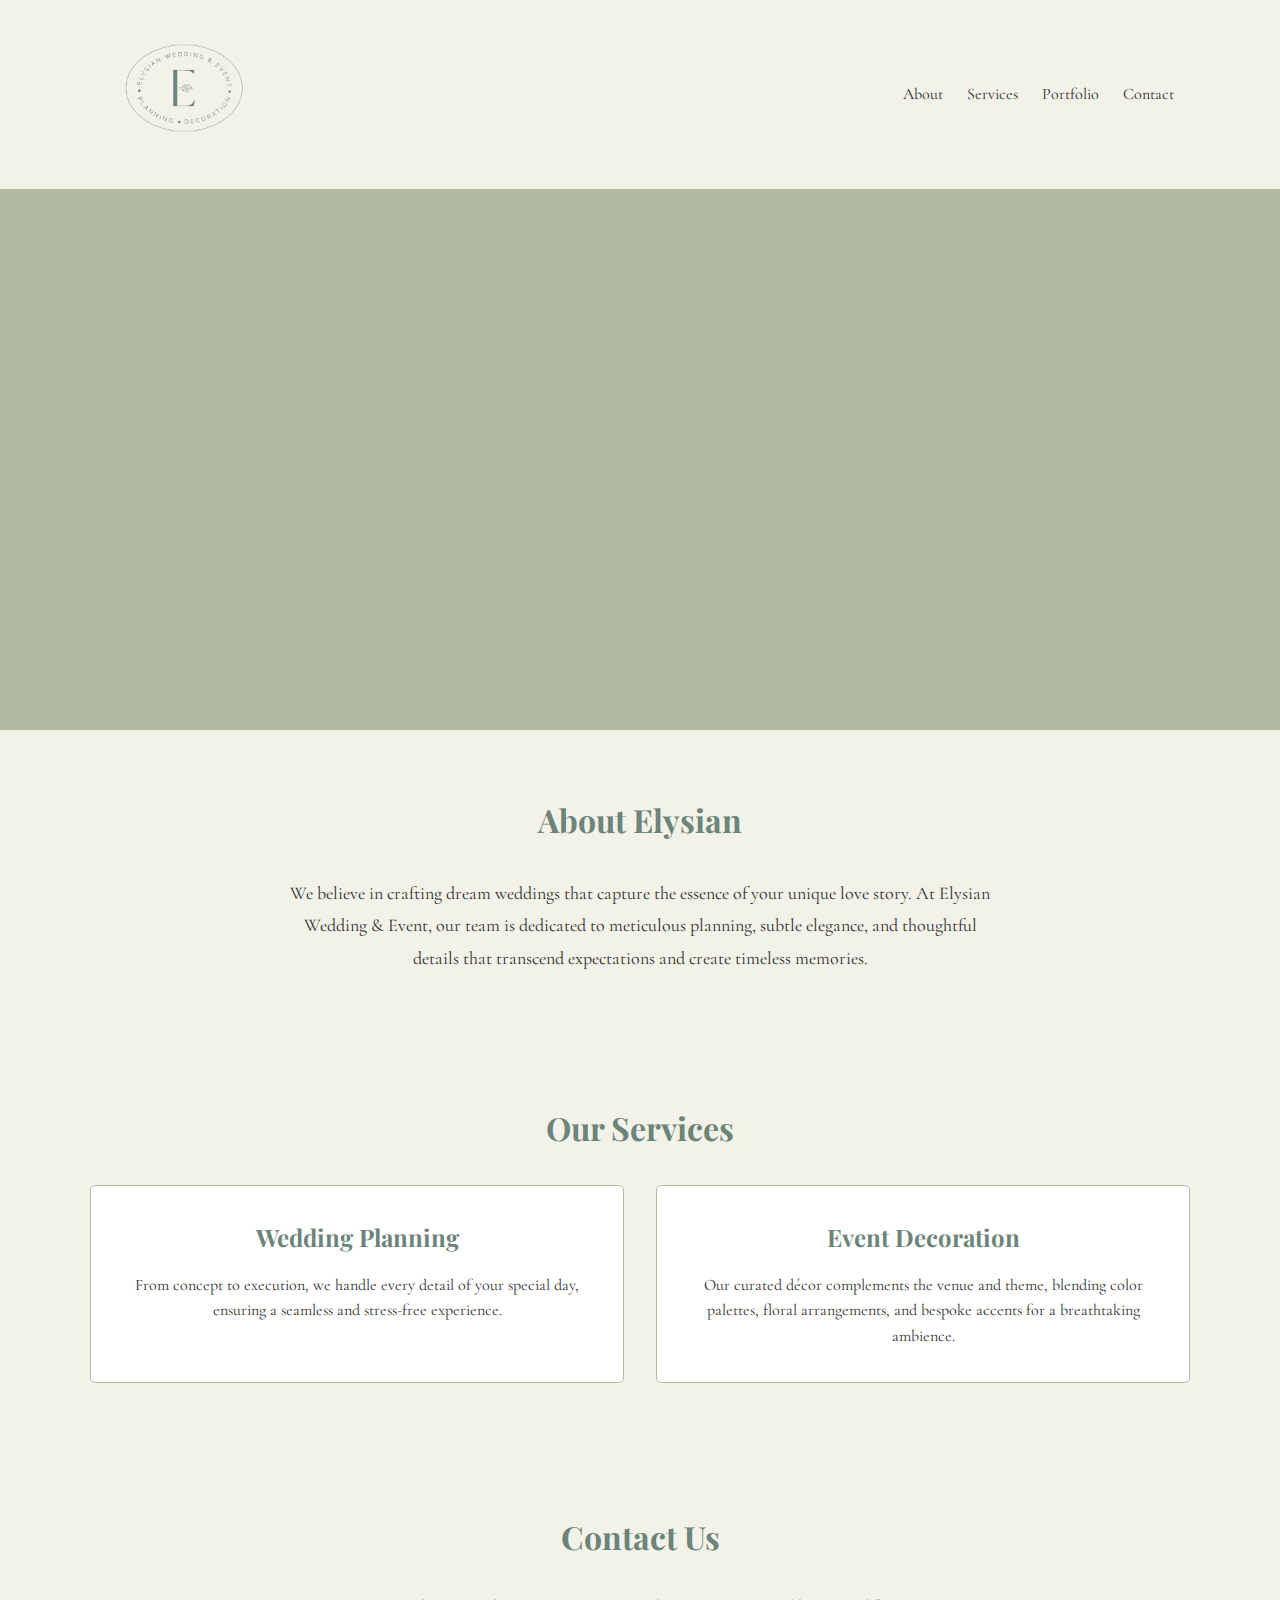
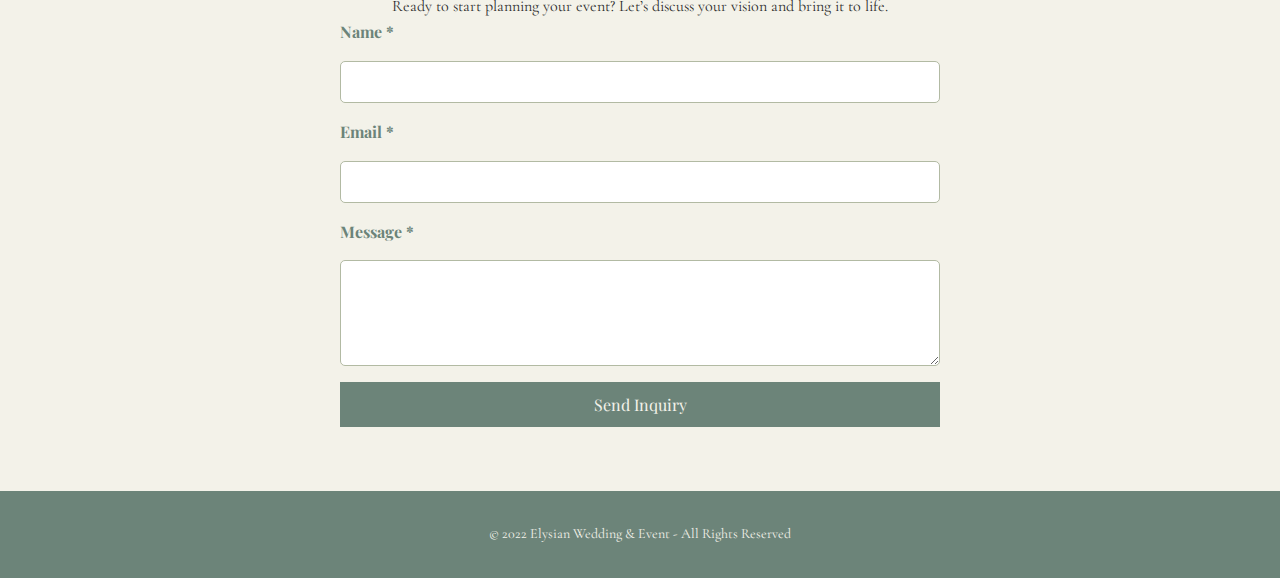
<file: index.html>
<!DOCTYPE html>
<html lang="en">
<head>
  <meta charset="UTF-8" />
  <meta name="description" content="Elysian Wedding & Event - Planning & Decoration Services">
  <meta name="viewport" content="width=device-width, initial-scale=1.0">
  <title>Elysian Wedding & Event</title>
  
  <!-- Google Fonts -->
  <link rel="preconnect" href="https://fonts.googleapis.com">
  <link rel="preconnect" href="https://fonts.gstatic.com" crossorigin>
  <link href="https://fonts.googleapis.com/css2?family=Playfair+Display:wght@400;700&family=Cormorant+Garamond:wght@400;700&display=swap" rel="stylesheet">

  <link rel="stylesheet" href="style.css">
</head>
<body>

  <header class="site-header">
    <nav class="main-nav">
      <a class="logo" href="#">
        <img src="LOGO ELYSIAN-03.png" alt="Elysian Wedding & Event Logo">
      </a>
      <ul>
        <li><a href="about.html">About</a></li>
        <li><a href="services.html">Services</a></li>
        <li><a href="portfolio.html">Portfolio</a></li>
        <li><a href="#contact">Contact</a></li>
      </ul>
    </nav>
  </header>

  <section class="hero">
    <div class="hero-content">
      <h1>Elysian Wedding & Event</h1>
      <p class="est-year">est. 2022</p>
      <p class="tagline">Exquisite Wedding Planning & Elegant Decorations</p>
    </div>
  </section>

  <section id="about" class="about-section">
    <div class="inner-container">
      <h2>About Elysian</h2>
      <p>We believe in crafting dream weddings that capture the essence of your unique love story. At Elysian Wedding & Event, our team is dedicated to meticulous planning, subtle elegance, and thoughtful details that transcend expectations and create timeless memories.</p>
    </div>
  </section>

  <section id="services" class="services-section">
    <div class="inner-container">
      <h2>Our Services</h2>
      <div class="services-list">
        <div class="service-item">
          <h3>Wedding Planning</h3>
          <p>From concept to execution, we handle every detail of your special day, ensuring a seamless and stress-free experience.</p>
        </div>
        <div class="service-item">
          <h3>Event Decoration</h3>
          <p>Our curated décor complements the venue and theme, blending color palettes, floral arrangements, and bespoke accents for a breathtaking ambience.</p>
        </div>
      </div>
    </div>
  </section>

  <section id="contact" class="contact-section">
    <div class="inner-container">
      <h2>Contact Us</h2>
      <p>Ready to start planning your event? Let’s discuss your vision and bring it to life.</p>
      <form class="contact-form">
        <label for="name">Name *</label>
        <input type="text" id="name" required>

        <label for="email">Email *</label>
        <input type="email" id="email" required>

        <label for="message">Message *</label>
        <textarea id="message" rows="5" required></textarea>

        <button type="submit">Send Inquiry</button>
      </form>
    </div>
  </section>

  <footer class="site-footer">
    <div class="inner-container">
      <p>&copy; 2022 Elysian Wedding & Event - All Rights Reserved</p>
    </div>
  </footer>
</body>
</html>
<link rel="stylesheet" href="style.css">
</file>
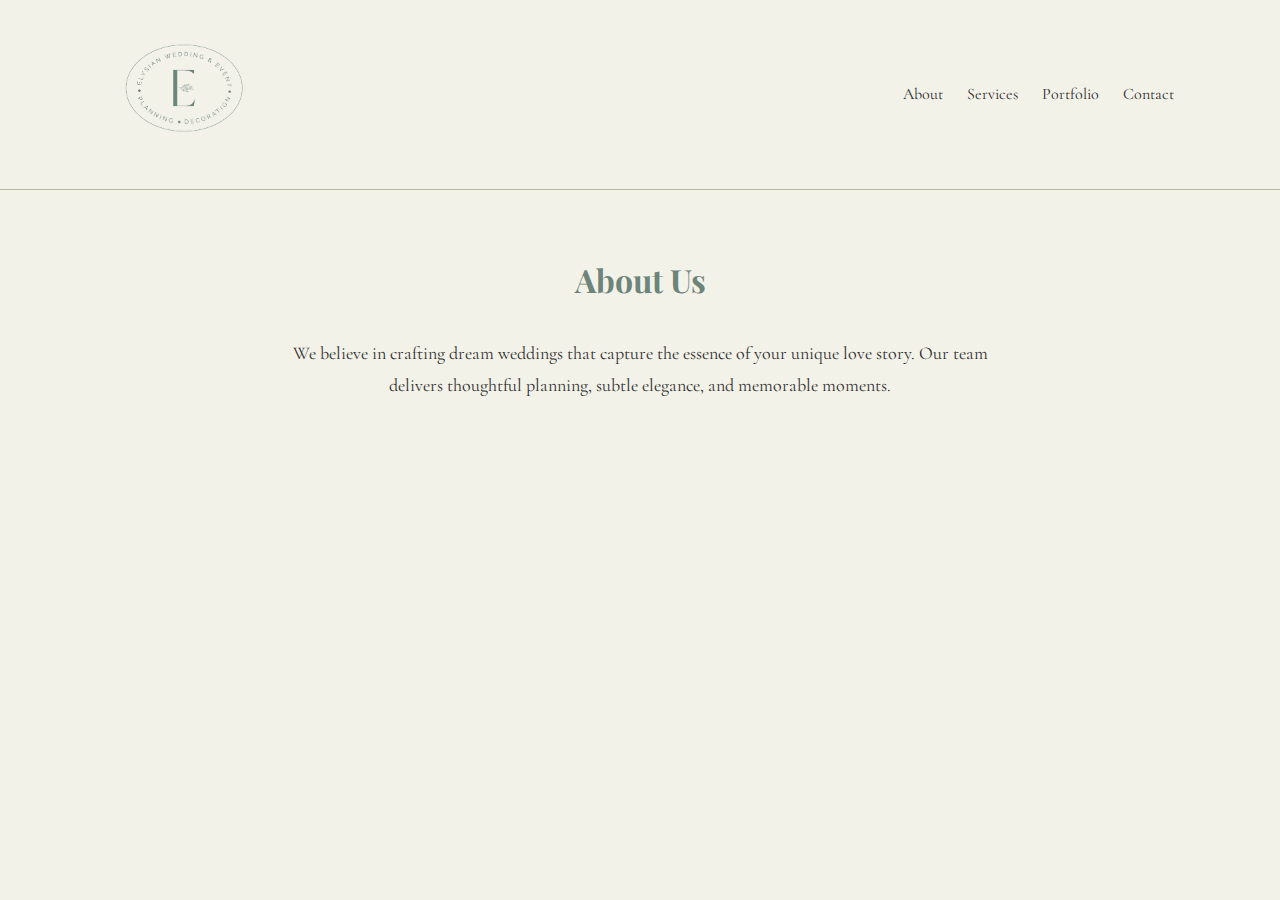
<file: about.html>
<!DOCTYPE html>
<html lang="en">
<head>
  <meta charset="UTF-8" />
  <meta name="description" content="Elysian Wedding & Event - Planning & Decoration Services">
  <meta name="viewport" content="width=device-width, initial-scale=1.0">
  <title>Elysian Wedding & Event</title>
  
  <!-- Google Fonts -->
  <link rel="preconnect" href="https://fonts.googleapis.com">
  <link rel="preconnect" href="https://fonts.gstatic.com" crossorigin>
  <link href="https://fonts.googleapis.com/css2?family=Playfair+Display:wght@400;700&family=Cormorant+Garamond:wght@400;700&display=swap" rel="stylesheet">

  <link rel="stylesheet" href="style.css">
</head>
<body>
  <header class="site-header">
    <nav class="main-nav">
      <a class="logo" href="index.html">
        <img src="LOGO ELYSIAN-03.png" alt="Elysian Logo" class="logo">
      </a>
      <ul>
        <li><a href="about.html">About</a></li>
        <li><a href="services.html">Services</a></li>
        <li><a href="portfolio.html">Portfolio</a></li>
        <li><a href="contact.html">Contact</a></li>
      </ul>
    </nav>
  </header>

  <section class="about-section">
    <div class="inner-container">
      <h2>About Us</h2>
      <p>We believe in crafting dream weddings that capture the essence of your unique love story. Our team delivers thoughtful planning, subtle elegance, and memorable moments.</p>
    </div>
  </section>
</body>
</html>
</file>
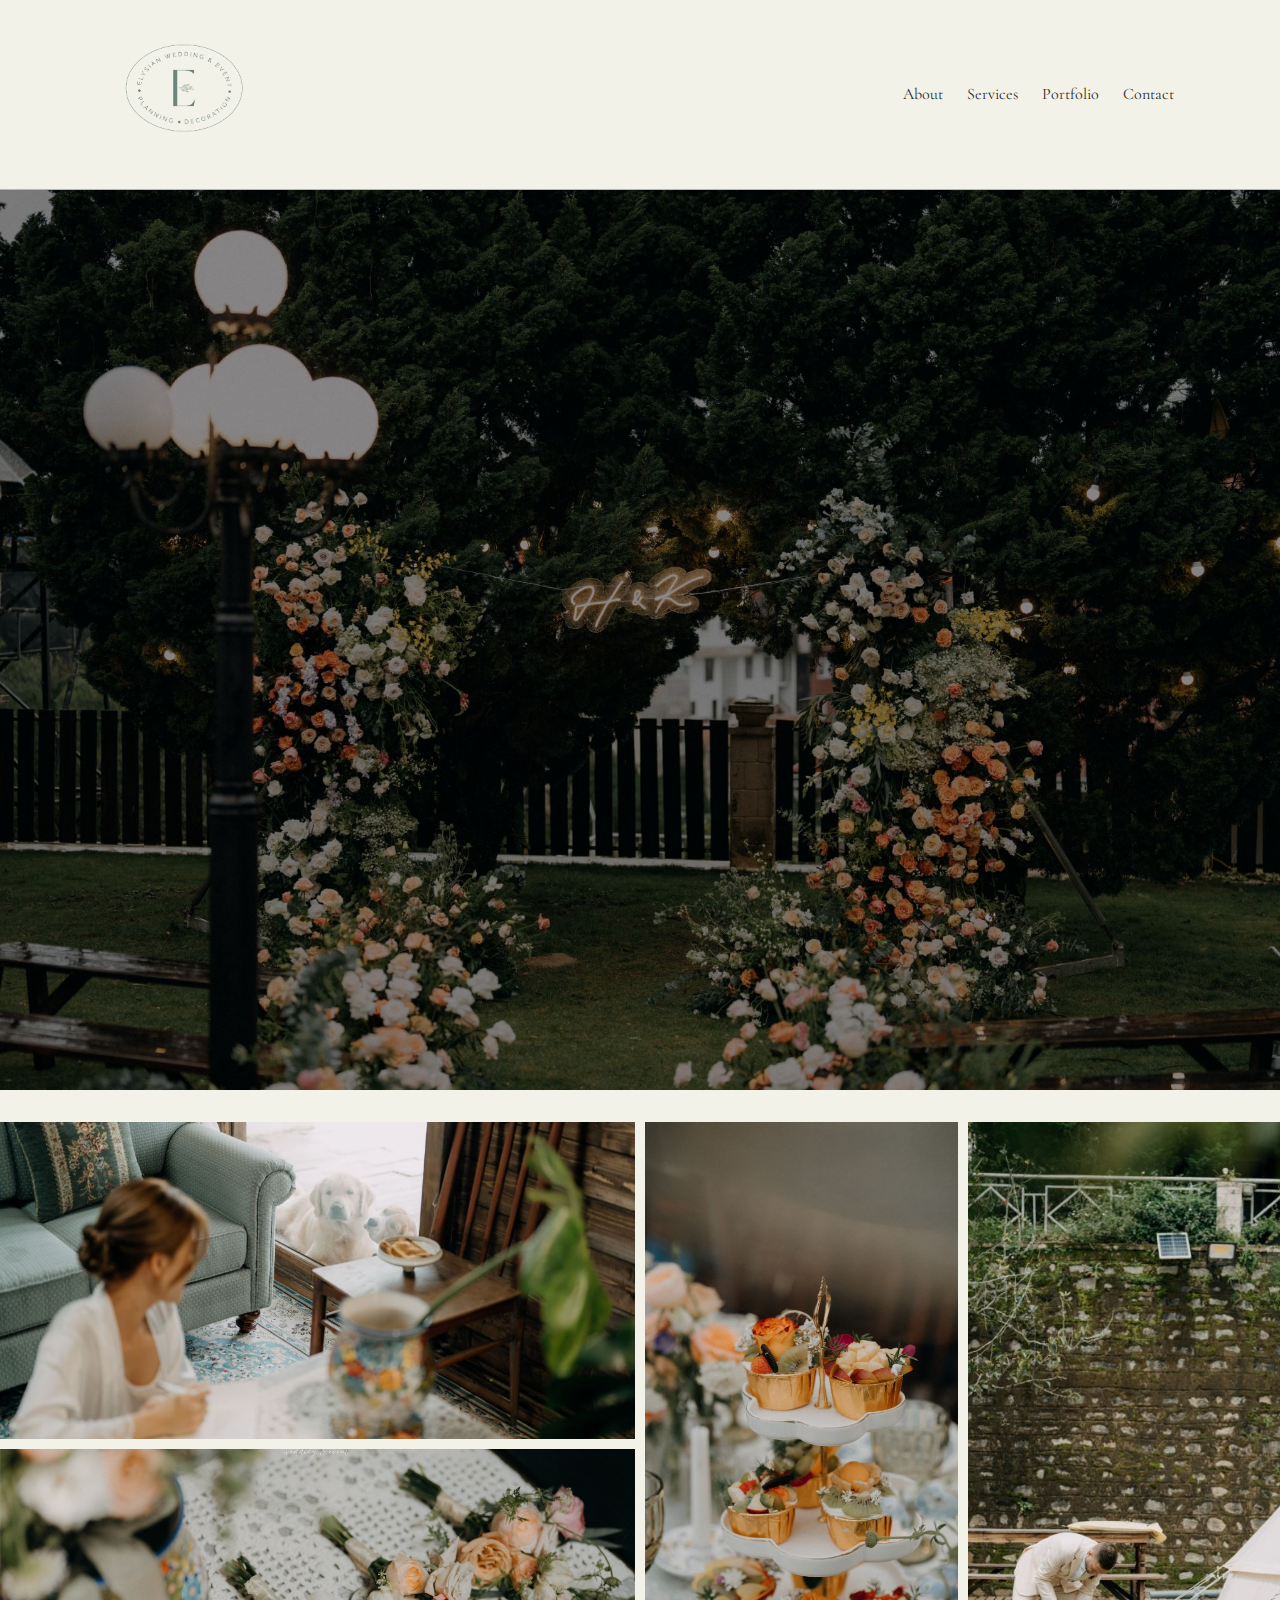
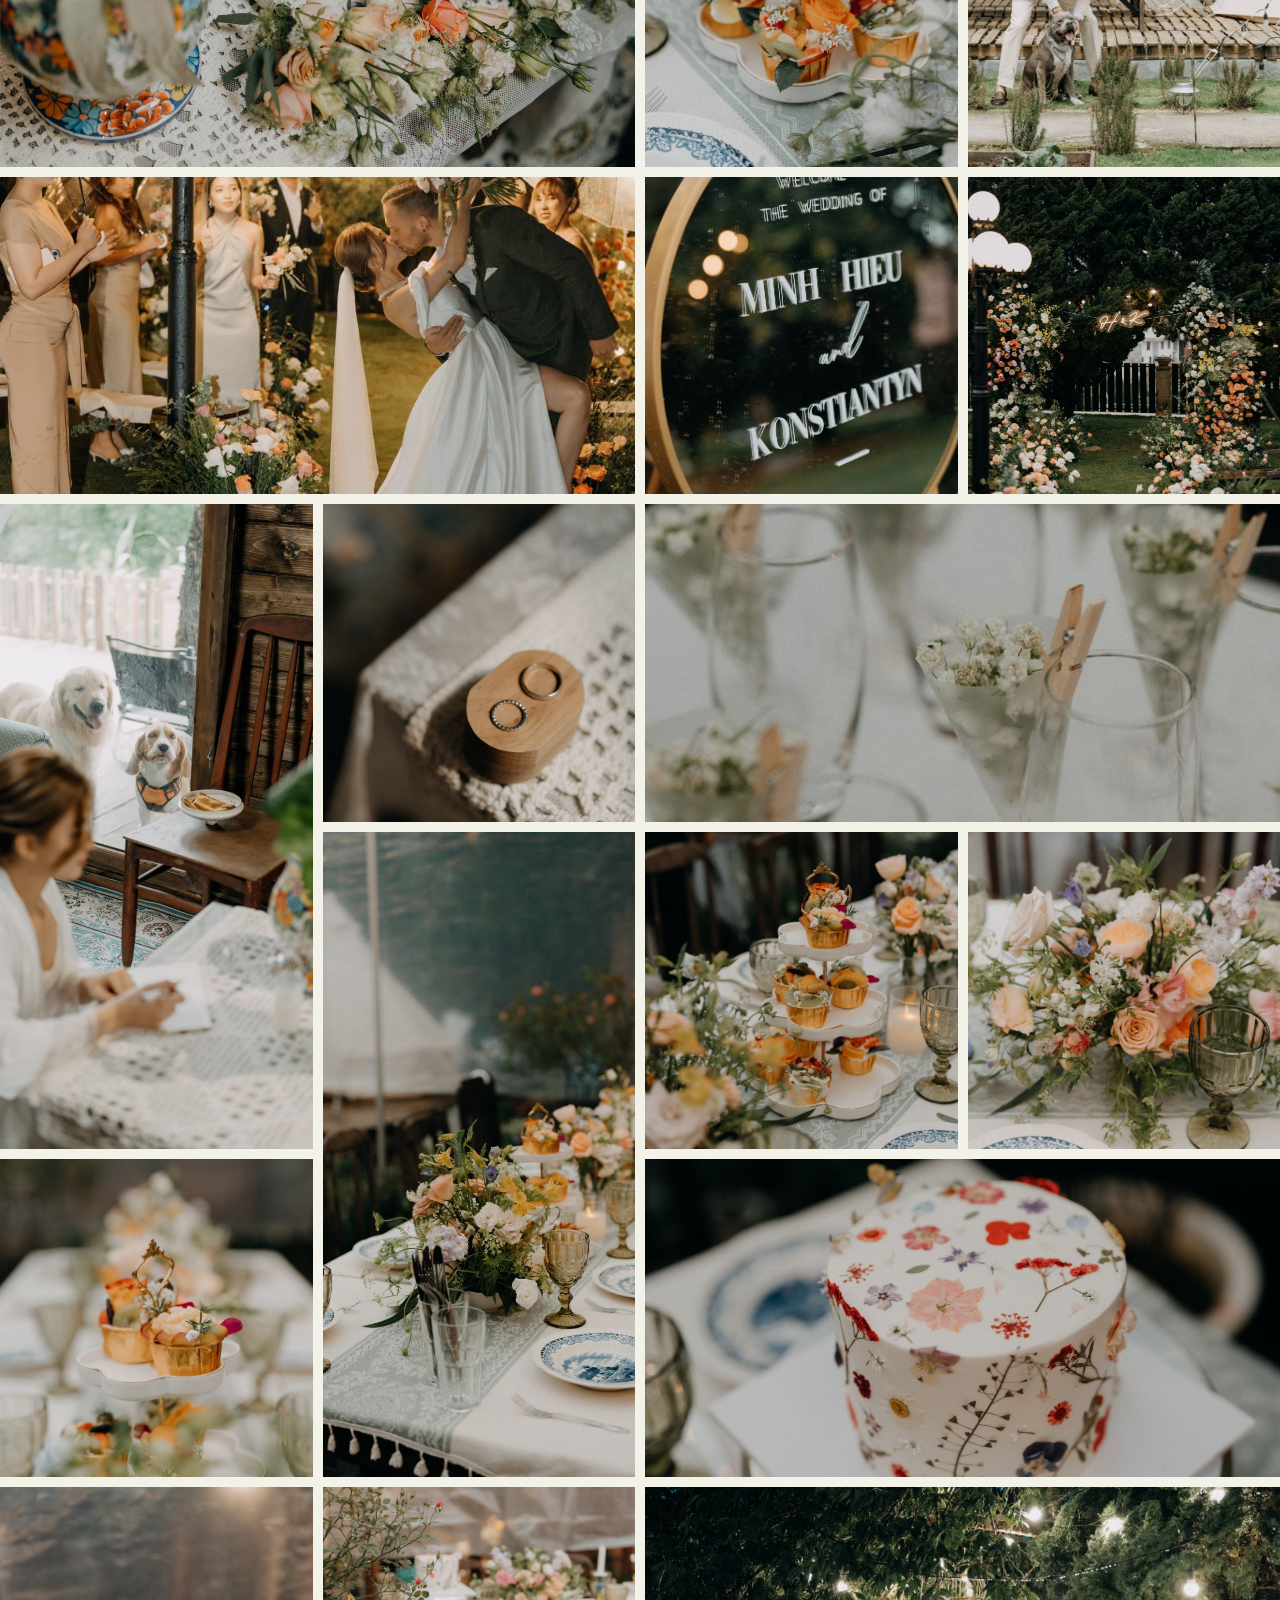
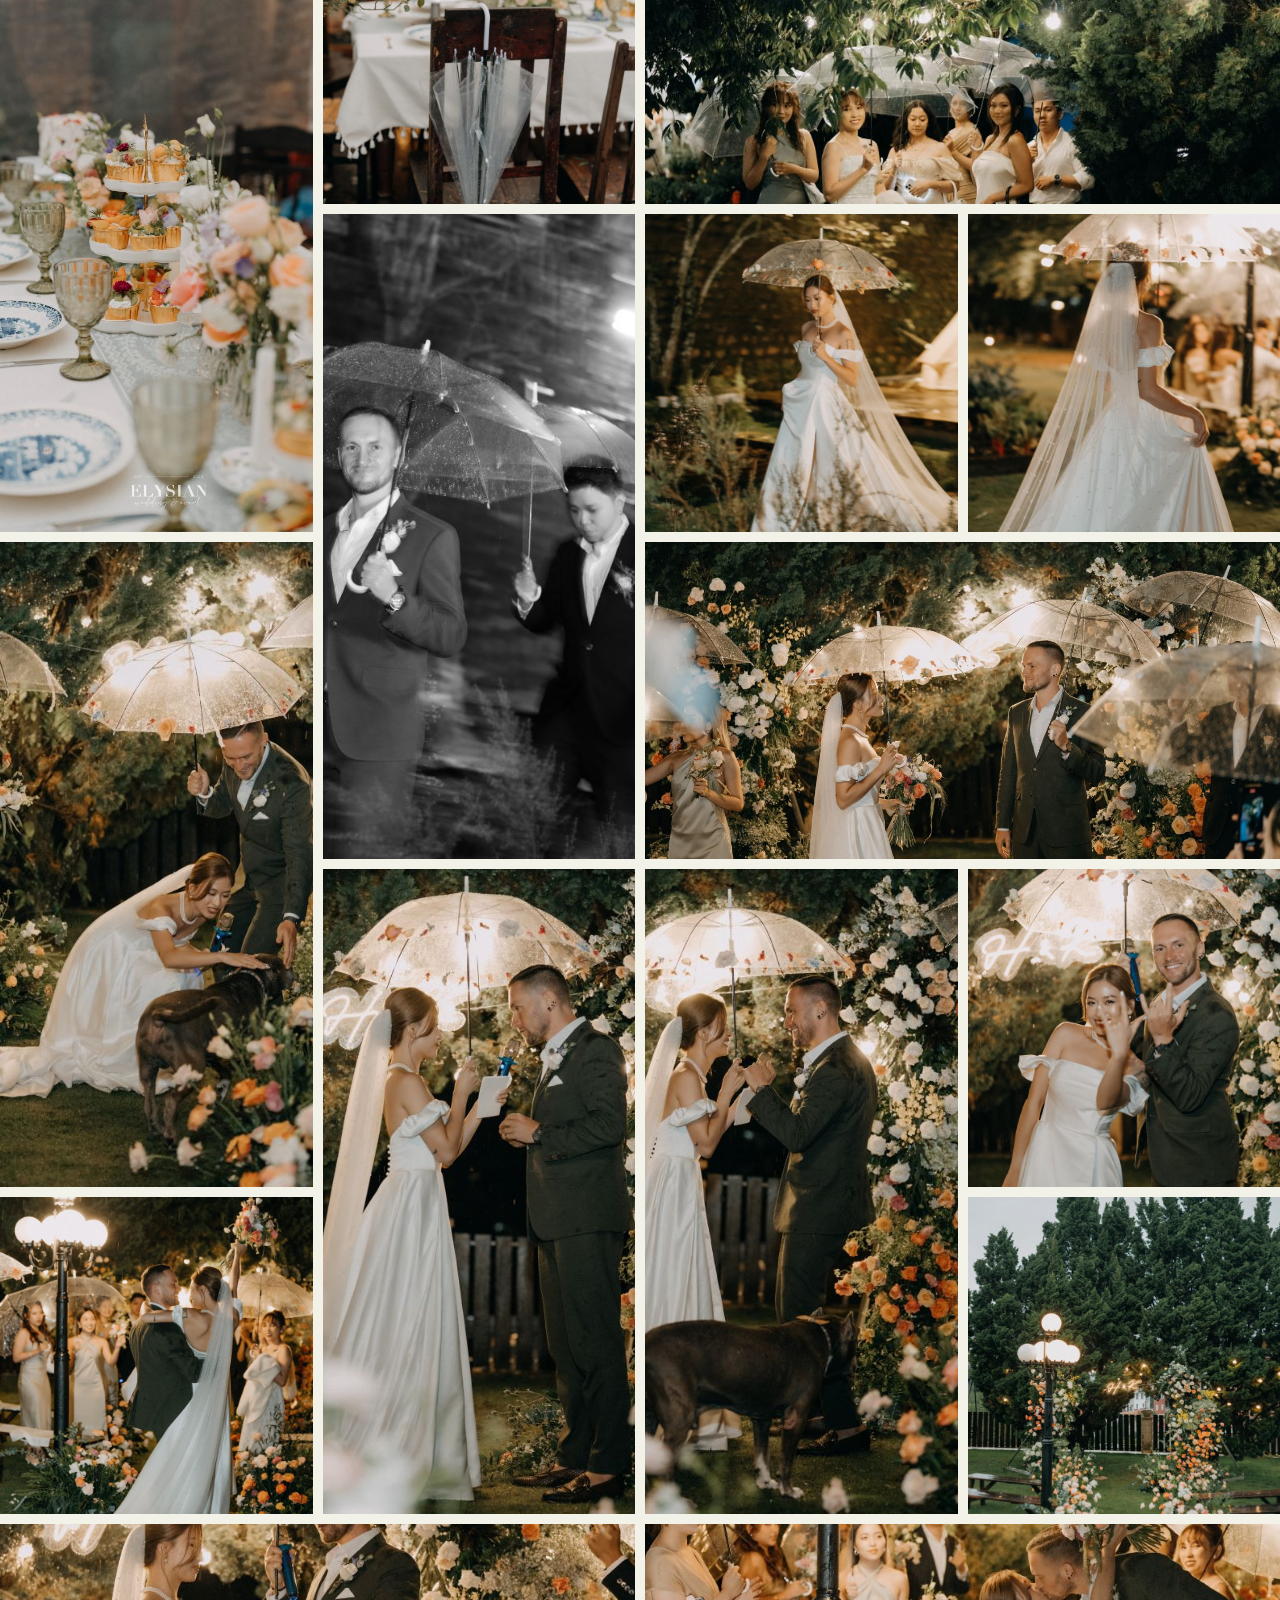
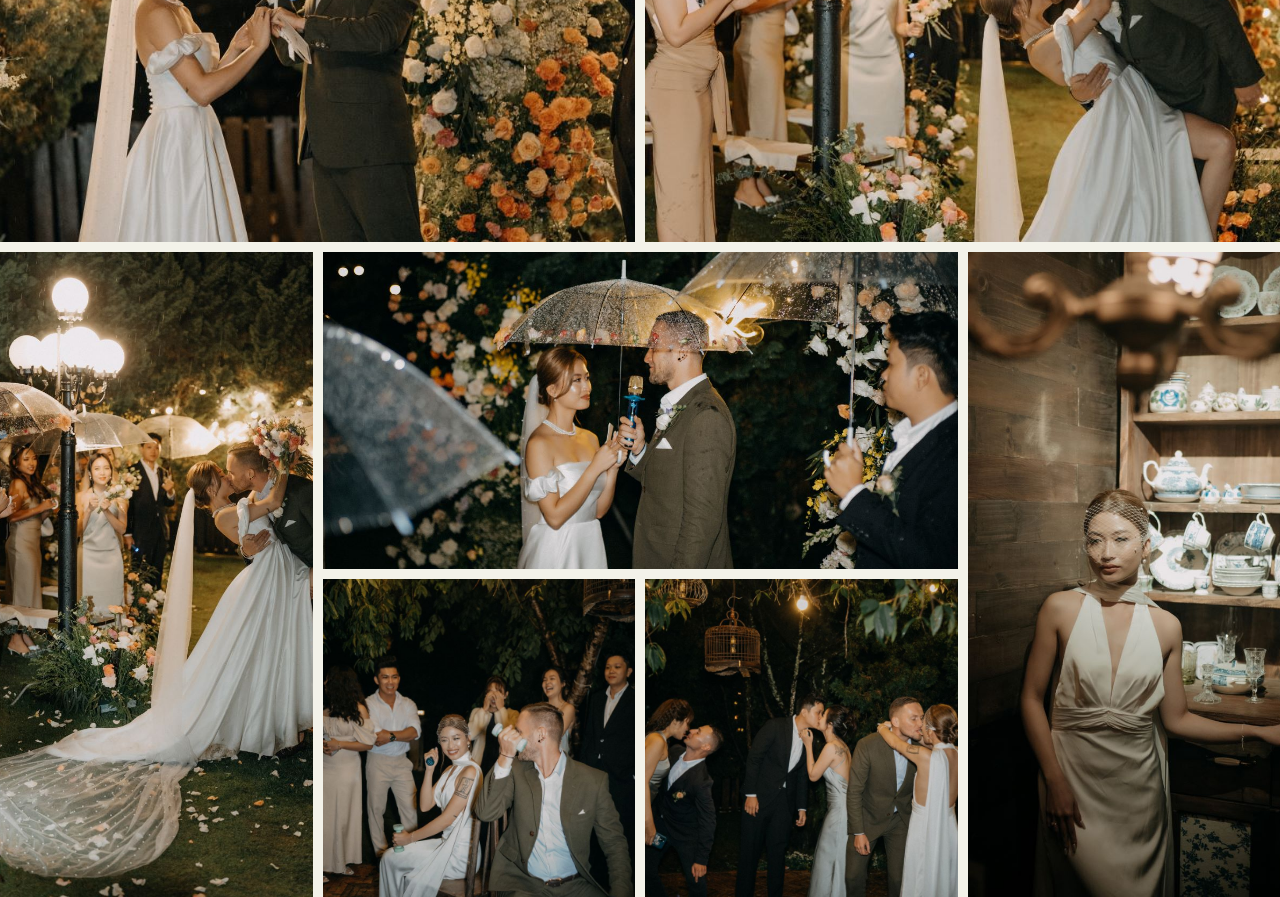
<file: gallery1.html>
<!DOCTYPE html>
<html lang="en">
<head>
  <meta charset="UTF-8" />
  <meta name="description" content="Elysian Wedding & Event - Planning & Decoration Services">
  <meta name="viewport" content="width=device-width, initial-scale=1.0">
  <title>Elysian Wedding & Event</title>
  <link rel="preconnect" href="https://fonts.googleapis.com">
  <link rel="preconnect" href="https://fonts.gstatic.com" crossorigin>
  <link href="https://fonts.googleapis.com/css2?family=Playfair+Display:wght@400;700&family=Cormorant+Garamond:wght@400;700&display=swap" rel="stylesheet">

  <link rel="stylesheet" href="style.css">
</head>
<body>
<header class="site-header">
  <nav class="main-nav">
    <a class="logo" href="index.html">
      <img src="LOGO ELYSIAN-03.png" alt="Elysian Logo" class="logo">
    </a>
    <ul>
      <li><a href="about.html">About</a></li>
      <li><a href="services.html">Services</a></li>
      <li><a href="portfolio.html">Portfolio</a></li>
      <li><a href="contact.html">Contact</a></li>
    </ul>
  </nav>
</header>

  <!-- Hero Section for the Gallery Title -->
<section class="gallery-hero">
  <div class="gallery-overlay"></div>
  <div class="gallery-content">
    <h1 class="gallery-title">Hieu & Konstantin</h1>
    <p class="gallery-venue">Da Lat</p>
    <a href="#image-gallery" class="view-gallery-btn">View Gallery</a>
  </div>
</section>
  <section id="image-gallery" class="image-gallery">
    <div class="gallery-item wide ">
      <img src="gallery 1/HY404637.jpg" alt="Image 1">
    </div>
    <div class="gallery-item tall">
      <img src="gallery 1/HY405455.jpg" alt="Image 2">
    </div>
    <div class="gallery-item tall">
      <img src="gallery 1/HY404791.jpg" alt="Image 3">
    </div>
    <div class="gallery-item wide">
      <img src="gallery 1/HY405430.png" alt="Image 4">
    </div>
    <div class="gallery-item wide">
      <img src="gallery 1/HY406044.jpg" alt="Image 5">
    </div>
    <div class="gallery-item">
      <img src="gallery 1/HY405469.jpg" alt="Image 6">
    </div>
    <div class="gallery-item">
      <img src="gallery 1/HY405398.jpg" alt="Image 7">
    </div>
    <div class="gallery-item tall">
      <img src="gallery 1/HY404630.jpg" alt="Image 8">
    </div> 
    <div class="gallery-item">
      <img src="gallery 1/HY405436.jpg" alt="Image 9">
    </div>
    <div class="gallery-item wide">
      <img src="gallery 1/HY405471.jpg" alt="Image 10">
    </div>
    <div class="gallery-item tall">
      <img src="gallery 1/HY405474.jpg" alt="Image 11">
    </div>
    <div class="gallery-item">
      <img src="gallery 1/HY405475.jpg" alt="Image 12">
    </div>
    <div class="gallery-item wide">
      <img src="gallery 1/HY405488.jpg" alt="Image 13">
    </div>
    <div class="gallery-item">
      <img src="gallery 1/HY405491.jpg" alt="Image 14">
    </div>
    <div class="gallery-item">
      <img src="gallery 1/HY405492.jpg" alt="Image 15">
    </div>
    <div class="gallery-item tall">
      <img src="gallery 1/HY405494.jpg" alt="Image 16">
    </div>
    <div class="gallery-item">
      <img src="gallery 1/HY405499.jpg" alt="Image 17">
    </div>
    <div class="gallery-item wide">
      <img src="gallery 1/HY405580.jpg" alt="Image 18">
    </div>
    <div class="gallery-item tall">
      <img src="gallery 1/HY405639 - Copy.jpg" alt="Image 19">
    </div>
    <div class="gallery-item">
      <img src="gallery 1/HY405673 - Copy.jpg" alt="Image 20">
    </div>
    <div class="gallery-item">
      <img src="gallery 1/HY405684.jpg" alt="Image 21">
    </div>
    <div class="gallery-item wide">
      <img src="gallery 1/HY405697.jpg" alt="Image 22">
    </div>
    <div class="gallery-item tall">
      <img src="gallery 1/HY405898.jpg" alt="Image 23">
    </div>
    <div class="gallery-item tall">
      <img src="gallery 1/HY405928.jpg" alt="Image 24">
    </div>
    <div class="gallery-item tall">
      <img src="gallery 1/HY405940.jpg" alt="Image 25">
    </div>
    <div class="gallery-item wide">
      <img src="gallery 1/HY405955.jpg" alt="Image 26">
    </div>
    <div class="gallery-item">
      <img src="gallery 1/HY405963.jpg" alt="Image 27">
    </div>
    <div class="gallery-item wide">
      <img src="gallery 1/HY406044.jpg" alt="Image 28">
    </div>
    <div class="gallery-item tall">
      <img src="gallery 1/HY406049.jpg" alt="Image 29">
    </div>
    <div class="gallery-item">
      <img src="gallery 1/HY406090.jpg" alt="Image 30">
    </div>
    <div class="gallery-item">
      <img src="gallery 1/M10_5953.jpg" alt="Image 31">
    </div>
    <div class="gallery-item wide">
      <img src="gallery 1/M10_6106.jpg" alt="Image 32">
    </div>
    <div class="gallery-item tall">
      <img src="gallery 1/M10_6116.jpg" alt="Image 33">
    </div>
    <div class="gallery-item">
      <img src="gallery 1/M10_6324.jpg" alt="Image 34">
    </div>
    <div class="gallery-item">
      <img src="gallery 1/M10_6343.jpg" alt="Image 35">
    </div>
  </section>
  </body>
  </html>
</file>
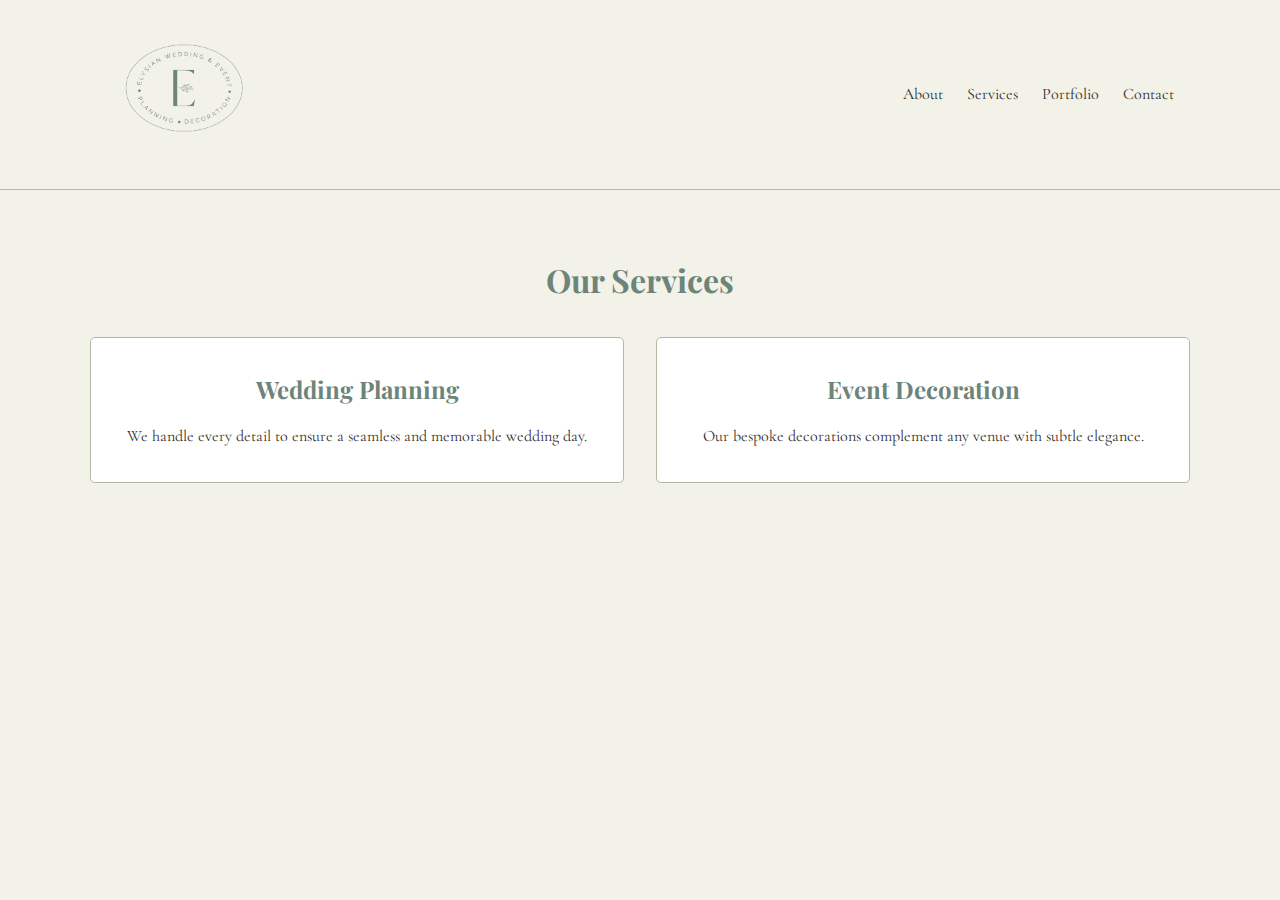
<file: services.html>
<!DOCTYPE html>
<html lang="en">
<head>
  <meta charset="UTF-8" />
  <meta name="description" content="Elysian Wedding & Event - Planning & Decoration Services">
  <meta name="viewport" content="width=device-width, initial-scale=1.0">
  <title>Elysian Wedding & Event</title>
  
  <!-- Google Fonts -->
  <link rel="preconnect" href="https://fonts.googleapis.com">
  <link rel="preconnect" href="https://fonts.gstatic.com" crossorigin>
  <link href="https://fonts.googleapis.com/css2?family=Playfair+Display:wght@400;700&family=Cormorant+Garamond:wght@400;700&display=swap" rel="stylesheet">

  <link rel="stylesheet" href="style.css">
</head>
<body>
  <header class="site-header">
    <nav class="main-nav">
      <a class="logo" href="index.html">
        <img src="LOGO ELYSIAN-03.png" alt="Elysian Logo" class="logo">
      </a>
      <ul>
        <li><a href="about.html">About</a></li>
        <li><a href="services.html">Services</a></li>
        <li><a href="portfolio.html">Portfolio</a></li>
        <li><a href="contact.html">Contact</a></li>
      </ul>
    </nav>
  </header>

  <section class="services-section">
    <div class="inner-container">
      <h2>Our Services</h2>
      <div class="services-list">
        <div class="service-item">
          <h3>Wedding Planning</h3>
          <p>We handle every detail to ensure a seamless and memorable wedding day.</p>
        </div>
        <div class="service-item">
          <h3>Event Decoration</h3>
          <p>Our bespoke decorations complement any venue with subtle elegance.</p>
        </div>
      </div>
    </div>
  </section>
</body>
</html>
</file>
<file: style.css>
:root {
  /* Color Palette */
  --green-primary: #6C8479;
  --green-secondary: #B2BAA3;
  --cream: #F3F2E9;
  --dark: #2C2C2C;

  /* Typography */
  --font-heading: 'Playfair Display', serif;
  --font-body: 'Cormorant Garamond', serif; /* Or Bookman Old Style if available */
}

* {
  box-sizing: border-box;
}

body {
  margin: 0;
  font-family: var(--font-body);
  color: var(--dark);
  background-color: var(--cream);
  line-height: 1.6;
}

img {
  max-width: 100%;
  height: auto;
}

.site-header {
  background: var(--cream);
  border-bottom: 1px solid var(--green-secondary);
  padding: 1rem 0;
}

.main-nav {
  display: flex;
  justify-content: space-between;
  align-items: center;
  max-width: 1100px;
  margin: 0 auto;
  padding: 0 1rem;
}

.main-nav ul {
  list-style: none;
  display: flex;
  gap: 1.5rem;
  margin: 0;
  padding: 0;
}

.main-nav a {
  text-decoration: none;
  color: var(--dark);
  font-weight: 400;
  font-size: 1rem;
  position: relative;
  /* For the hover underline animation */
}

.main-nav a::after {
  content: "";
  position: absolute;
  left: 0;
  bottom: -3px;
  width: 0%;
  height: 2px;
  background: var(--green-primary);
  transition: width 0.3s ease;
}

.main-nav a:hover::after {
  width: 100%;
}

.hero {
  background: var(--green-secondary); /* Green background color */
  color: var(--cream); /* Text color */
  text-align: center; /* Center text horizontally */
  padding: 4rem 1rem; /* Adjust padding */
  height: 60vh; /* Set a fixed height, adjust to your preference */
  display: flex; /* Use flexbox for vertical centering */
  justify-content: center; /* Center content horizontally */
  align-items: center; 
}



.hero-content {
  max-width: 600px;
  margin: 0 auto;
  opacity: 0; /* Start hidden for animation */
  transform: translateY(20px); /* Slight downward initial position */
  animation: fadeInUp 1.5s ease forwards; /* Trigger the fade-in up animation */
}

@keyframes fadeInUp {
  to {
    opacity: 1;
    transform: translateY(0);
  }
}

.hero h1 {
  font-family: var(--font-heading);
  font-size: 3rem;
  margin-bottom: 0.5rem;
}

.est-year {
  font-style: italic;
  margin-bottom: 1.5rem;
}

.tagline {
  font-size: 1.25rem;
  margin-top: 0;
}

section {
  padding: 4rem 1rem;
}

.inner-container {
  max-width: 1100px;
  margin: 0 auto;
}

.about-section,
.services-section,
.portfolio-section,
.contact-section {
  background: var(--cream);
}

.about-section h2,
.services-section h2,
.portfolio-section h2,
.contact-section h2 {
  font-family: var(--font-heading);
  font-size: 2rem;
  margin-bottom: 2rem;
  text-align: center;
  color: var(--green-primary);
}

.about-section p {
  max-width: 700px;
  margin: 0 auto;
  text-align: center;
  font-size: 1.125rem;
  line-height: 1.8;
}

.services-list {
  display: flex;
  flex-wrap: wrap;
  gap: 2rem;
  justify-content: center;
}

.service-item {
  flex: 1 1 300px;
  background: #fff;
  border: 1px solid var(--green-secondary);
  border-radius: 5px;
  padding: 2rem;
  text-align: center;
  transition: transform 0.3s ease, box-shadow 0.3s ease;
}

.service-item h3 {
  font-family: var(--font-heading);
  font-size: 1.5rem;
  margin-bottom: 1rem;
  color: var(--green-primary);
}

.service-item p {
  font-size: 1rem;
  line-height: 1.6;
}

.service-item:hover {
  transform: translateY(-5px) scale(1.02);
  box-shadow: 0 5px 20px rgba(0,0,0,0.1);
}

.portfolio-gallery {
  display: flex;
  flex-wrap: wrap;
  gap: 1rem;
  justify-content: center;
  margin-top: 2rem;
}

/* Portfolio Item */
.portfolio-item {
  width: 250px; /* Ensure fixed size for consistency */
  text-align: center; /* Center-align content */
  margin: 1rem; /* Add spacing between items */
  overflow: hidden; /* Prevent image overflow */
}

/* Image inside portfolio */
.portfolio-item img {
  width: 300px; /* Ensure image fills the container */
  height: 150px; /* Maintain aspect ratio */
  border-radius: 5px; /* Add rounded corners */
  object-fit: cover; /* Ensure the image crops nicely */
  border-radius: 15px;
  transition: transform 0.3s ease-in-out, box-shadow 0.3s ease-in-out;
}

/* Hover effect on images */
.portfolio-item:hover img {
  transform: scale(1.05); /* Slight zoom effect */
  box-shadow: 0 8px 15px rgba(0, 0, 0, 0.2); /* Add subtle shadow */
}

/* Caption styling */
.portfolio-caption {
  margin-top: 0.5rem; /* Add spacing between the image and the caption */
  font-family: var(--font-body); /* Use the specified font */
  font-size: 1.1rem; /* Adjust text size */
  color: var(--dark); /* Match theme text color */
  line-height: 1.5; /* Improve readability */
  font-weight: 1000;
}

.contact-form {
  max-width: 600px;
  margin: 0 auto;
  display: grid;
  gap: 1rem;
}

.contact-form label {
  font-weight: 700;
  font-family: var(--font-heading);
  color: var(--green-primary);
}

.contact-form input,
.contact-form textarea {
  width: 100%;
  padding: 0.75rem;
  border: 1px solid var(--green-secondary);
  border-radius: 5px;
  font-family: var(--font-body);
}

.contact-form button {
  background: var(--green-primary);
  color: var(--cream);
  border: none;
  padding: 0.75rem 1.5rem;
  font-family: var(--font-heading);
  font-size: 1rem;
  cursor: pointer;
  transition: background 0.3s ease;
}

.contact-form button:hover {
  background: var(--green-secondary);
}

.site-footer {
  background: var(--green-primary);
  color: var(--cream);
  text-align: center;
  padding: 2rem 1rem;
}

.site-footer p {
  margin: 0;
  font-size: 0.875rem;
}

@media (max-width: 768px) {
  .services-list {
    flex-direction: column;
    align-items: center;
  }

  .portfolio-gallery {
    flex-direction: column;
    align-items: center;
  }

  .hero h1 {
    font-size: 2.5rem;
  }
}
.logo  {
  width: 150px;
  height: auto;
}
.portfolio-section p {
  text-align: center;
    font-family: var(--font-body);
    font-size: 1rem;
    color: var(--dark);
    margin-top: 0.5rem;
}
.contact-section p {
  text-align: center;
}
html {
  scroll-behavior: smooth;
}
/* Lightbox overlay (hidden by default) */
/* Lightbox */
.lightbox {
  position: fixed;
  top: 0;
  left: 0;
  width: 100%;
  height: 100%;
  background: rgba(0, 0, 0, 0.8); /* Static dark background */
  backdrop-filter: blur(5px); /* Blur effect */
  display: none; /* Hidden by default */
  justify-content: center;
  align-items: center;
  z-index: 999;
}

.lightbox.active {
  display: flex; /* Show the lightbox when active */
}

/* Lightbox content */
.lightbox-content img {
  max-width: 70%; /* Ensure image doesn't overflow horizontally */
  max-height: 70%; /* Ensure image doesn't overflow vertically */
  border-radius: 10px; /* Optional rounded corners */
  box-shadow: 0 10px 20px rgba(0, 0, 0, 0.5); /* Optional shadow */
  transform: scale(0.8); /* Start smaller */
  opacity: 0; /* Start invisible */
  animation: fadeIn 0.6s ease forwards; /* Apply fade-in animation */
}

.lightbox.closing .lightbox-content img {
  animation: fadeOut 0.4s ease forwards; /* Apply fade-out animation */
}
.lightbox-content {
  position: relative; /* Container for the image */
  display: flex;
  justify-content: center; /* Center image horizontally */
  align-items: center; /* Center image vertically */
  max-width: 90%;
  max-height: 90%;
}
/* Keyframes for fading in and out the image */
@keyframes fadeIn {
  from {
    opacity: 0;
    transform: scale(0.8); /* Slightly smaller */
  }
  to {
    opacity: 1;
    transform: scale(1); /* Full size */
  }
}

@keyframes fadeOut {
  from {
    opacity: 1;
    transform: scale(1); /* Full size */
  }
  to {
    opacity: 0;
    transform: scale(0.8); /* Shrinks back down */
  }
}
/* General Reset */
* {
  margin: 0;
  padding: 0;
  box-sizing: border-box;
}



/* Gallery Header */
.gallery-header {
  text-align: center;
  margin: 1rem 0;
  font-size: 2rem;
  color: #333;
}

/* Full Window Gallery Grid */
.image-gallery {
  display: grid;
  grid-template-columns: repeat(auto-fit, minmax(300px, 1fr)); /* Responsive grid */
  gap: 10px; 
  grid-auto-rows: 1fr;/* Space between images */
  width: 100%; /* Full window width */
  height: 100%; /* Full window height */
  padding: 0;
  margin: 0 auto;
  grid-auto-flow: dense;
}

.gallery-item {
  position: relative;
  overflow: hidden;
  width: 100%; /* Default to full width */
  height: 100%; /* Let the height adapt */
  aspect-ratio: 1 / 1; /* Set a square aspect ratio for normal items */
}

.gallery-item img {
  width: 100%; /* Fill the container horizontally */
  height: 100%; /* Fill vertically */
  object-fit: cover; /* Maintain aspect ratio and fill the box */
  transition: transform 0.3s ease-in-out;
}

/* Asymmetrical Layout */
.gallery-item.wide {
  grid-column: span 2; /* Takes up 2 columns */
  aspect-ratio: 2 / 1; /* Wider aspect ratio */
}

.gallery-item.tall {
  grid-row: span 2; /* Takes up 2 rows */
  aspect-ratio: 1 / 2; /* Taller aspect ratio */
}



/* Responsive Layout */
@media (max-width: 500px) {
  .image-gallery {
    grid-template-columns: repeat(2, 1fr); /* 2 columns on smaller screens */
  }
}

@media (max-width: 280px) {
  .image-gallery {
    grid-template-columns: 1fr; /* 1 column on mobile */
  }
}


/* Fullscreen Hero Section */
.gallery-hero {
  position: relative;
  height: 100vh; /* Full screen height */
  background-image: url('gallery 1/HY405398.jpg'); /* Replace with your image path */
  background-size: cover ; /* Cover the entire section */
  background-position: center;
  display: flex;
  justify-content: center;
  align-items: center;
  text-align: center;
  color: #fff; /* White text */
  font-family: 'Playfair Display', serif;
  margin-bottom: 2rem;
}

/* Overlay Effect */
.gallery-overlay {
  position: absolute;
  top: 0;
  left: 0;
  width: 100%;
  height: 100%;
  background: rgba(0, 0, 0, 0.4); /* Semi-transparent black */
  z-index: 1; /* Place it behind text */
}

/* Centered Content */
.gallery-content {
  position: relative;
  z-index: 2; /* Above the overlay */
}

.gallery-title {
  font-size: 4rem; /* Large and elegant */
  font-weight: 700;
  margin-bottom: 0.5rem;
}

.gallery-venue {
  font-size: 2rem;
  font-weight: 300;
  margin-bottom: 1.5rem;
  letter-spacing: 1px;
}

.view-gallery-btn {
  display: inline-block;
  padding: 0.75rem 2rem;
  font-size: 1rem;
  font-weight: 600;
  text-decoration: none;
  color: #fff;
  border: 2px solid #fff;
  border-radius: 5px;
  transition: background 0.3s ease, color 0.3s ease;
}

.view-gallery-btn:hover {
  background: #fff;
  color: #333;
}
.gallery-content{
    max-width: 600px;
    margin: 0 auto;
    opacity: 0; /* Start hidden for animation */
    transform: translateY(20px); /* Slight downward initial position */
    animation: fadeInUp 1.5s ease forwards; /* Trigger the fade-in up animation */
  }
  .gallery-hero1 {
    position: relative;
    height: 100vh; /* Full screen height */
    background-image: url('gallery 2/HY401779.jpg'); /* Replace with your image path */
    background-size: cover ; /* Cover the entire section */
    background-position: center;
    display: flex;
    justify-content: center;
    align-items: center;
    text-align: center;
    color: #fff; /* White text */
    font-family: 'Playfair Display', serif;
    margin-bottom: 2rem;
  }
</file>
